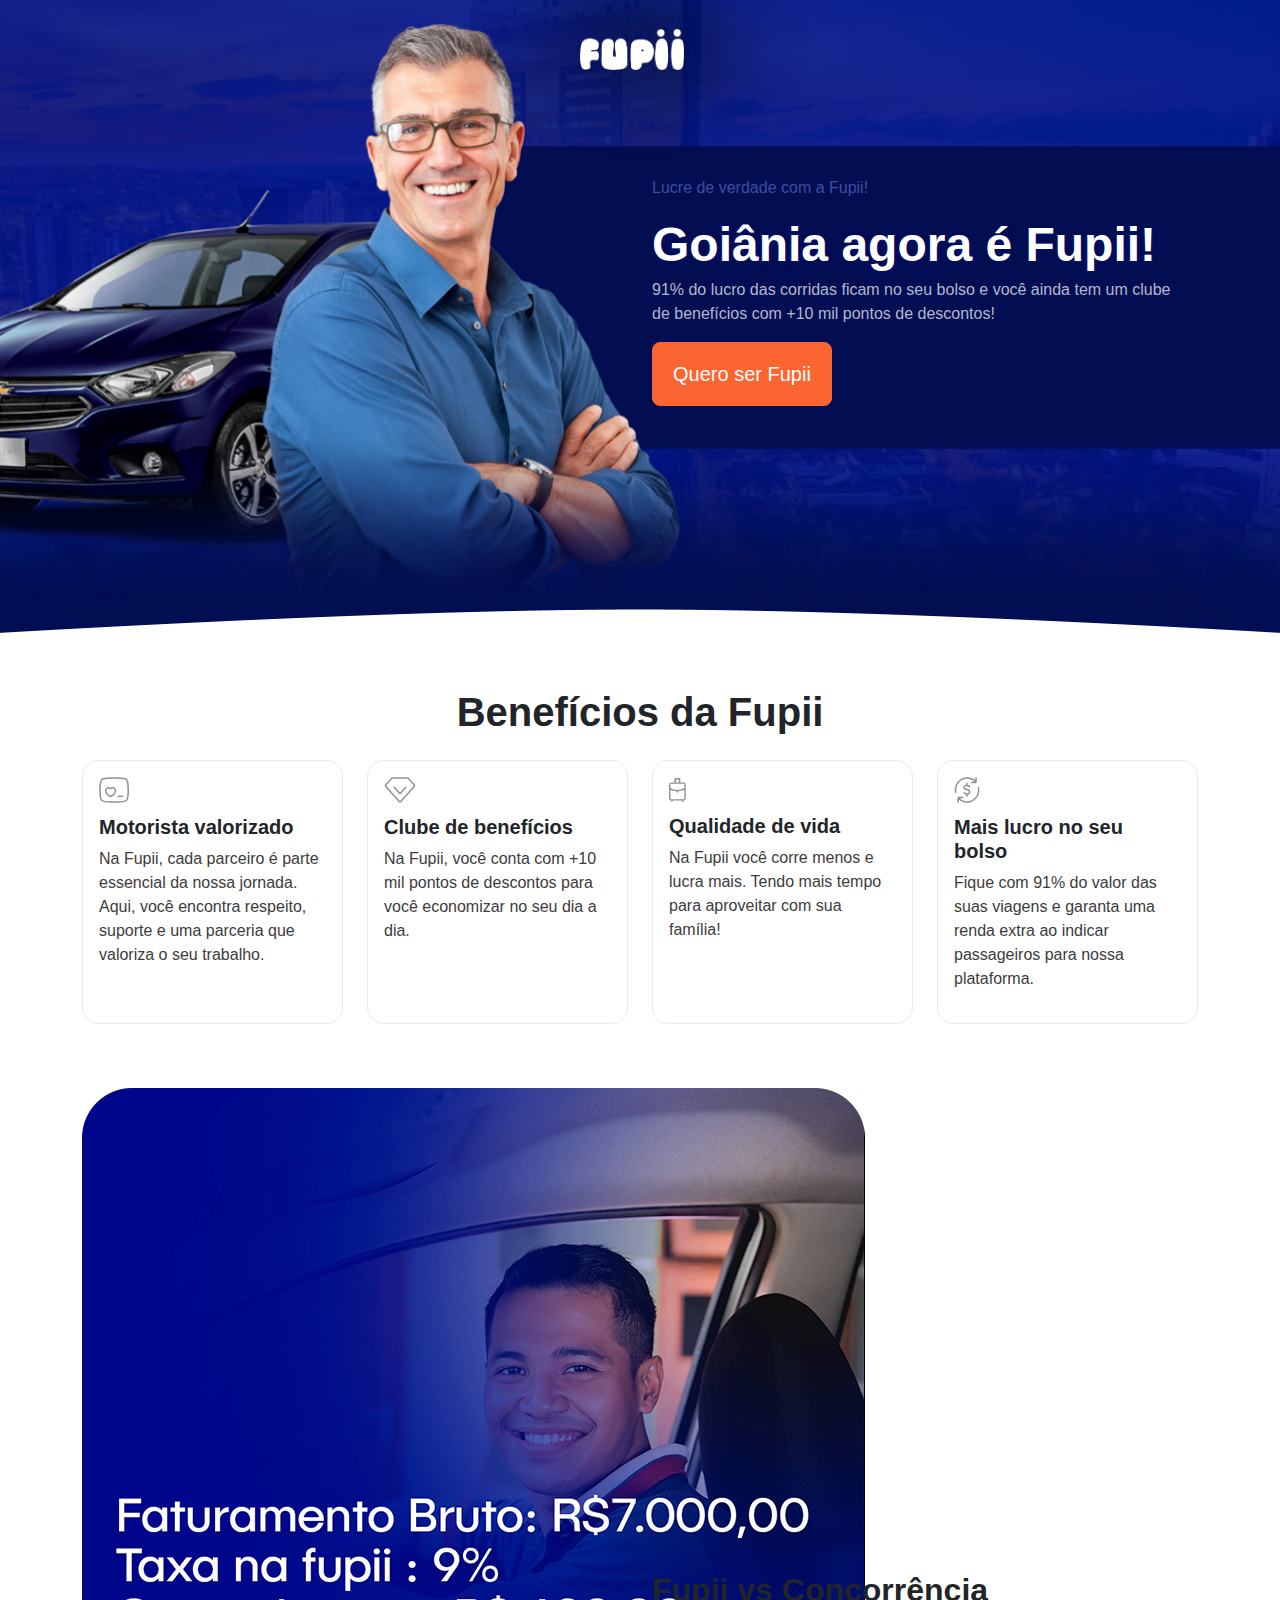
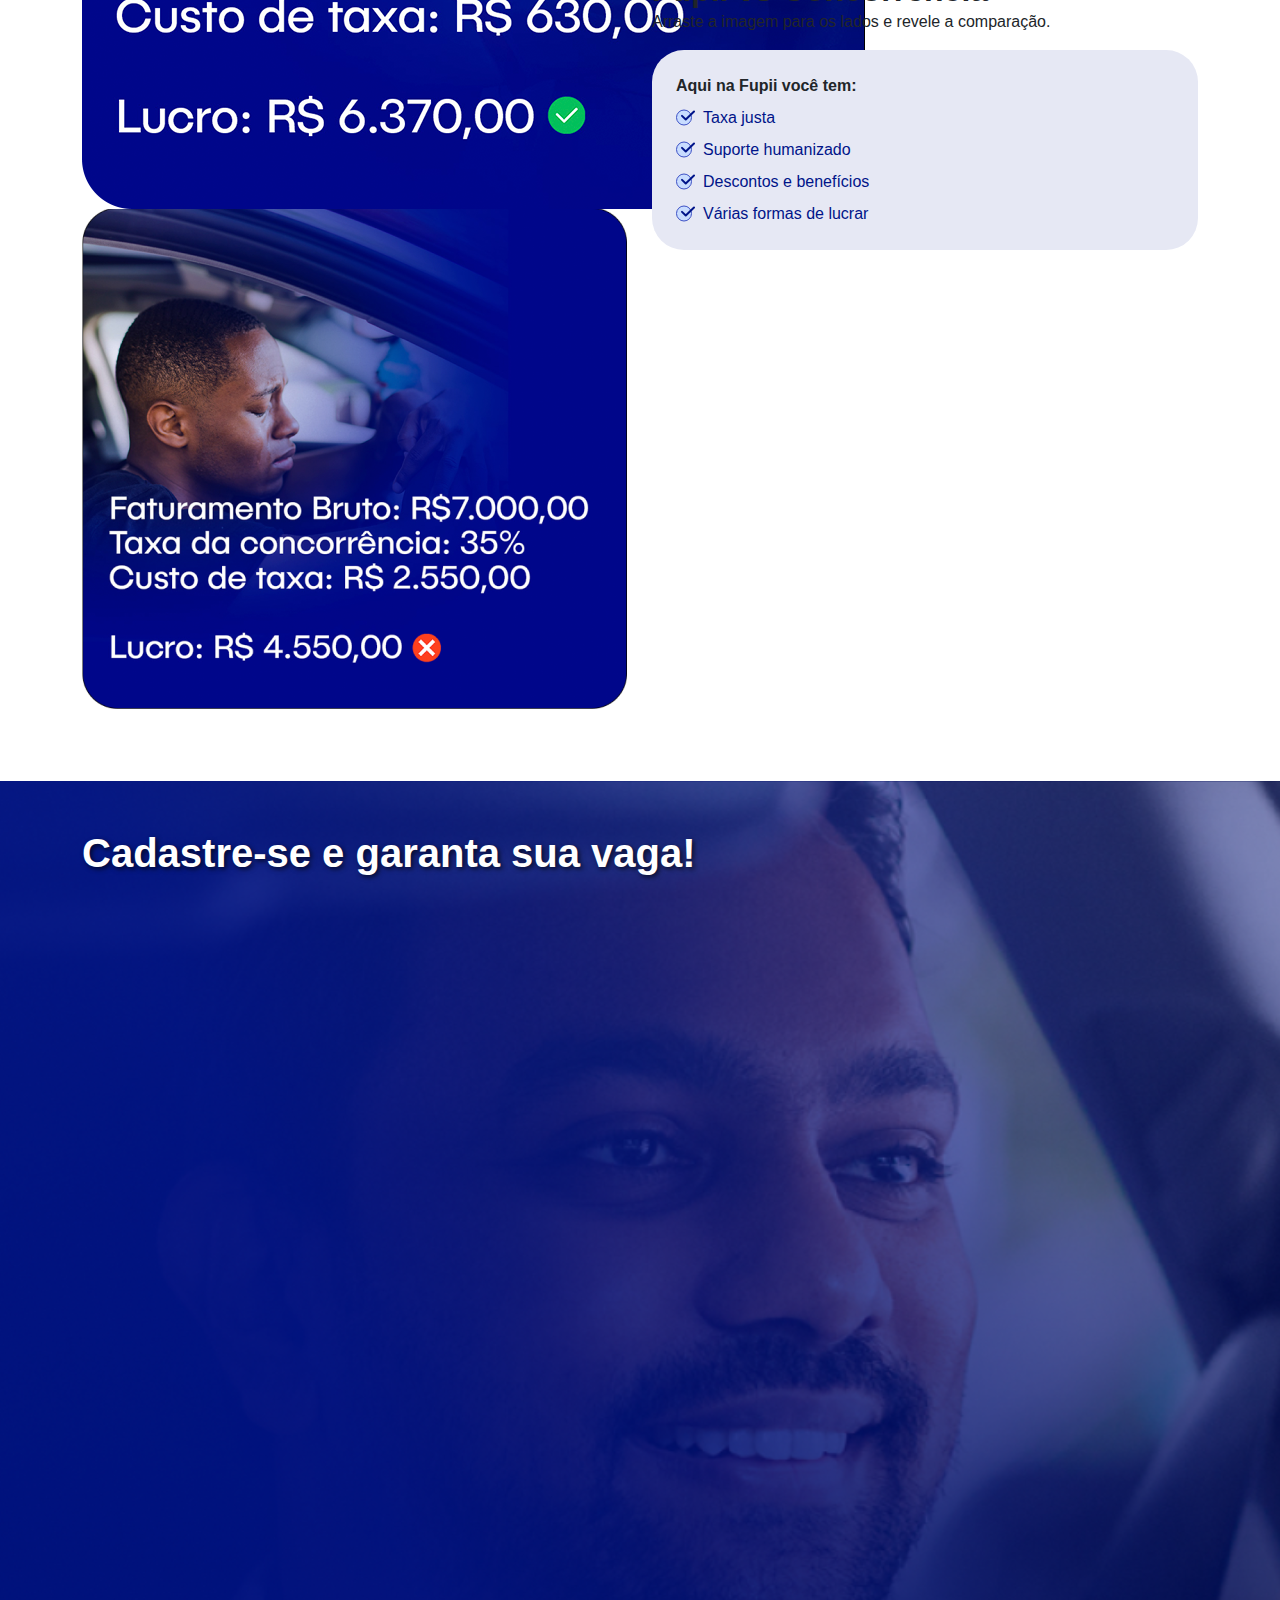
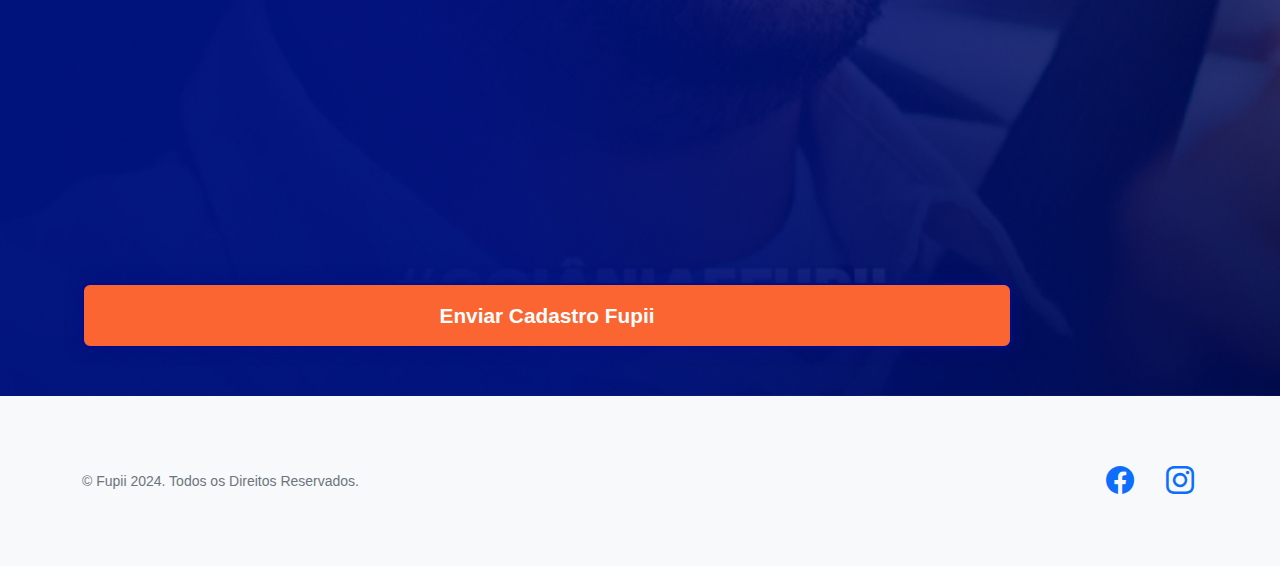
<file: index.html>
<!DOCTYPE html>
<html lang="pt-BR">
  <head>
    <meta charset="utf-8" />
    <meta
      name="viewport"
      content="width=device-width, initial-scale=1, shrink-to-fit=no"
    />
    <meta name="description" content="" />
    <meta name="author" content="" />
    <title>Fupii</title>
    <!-- Favicon-->
    <link rel="icon" type="image/x-icon" href="assets/favicon.ico" />
    <!-- Bootstrap icons-->
    <link
      href="https://cdn.jsdelivr.net/npm/bootstrap-icons@1.5.0/font/bootstrap-icons.css"
      rel="stylesheet"
      type="text/css"
    />
    <!-- Google fonts-->
    <link
      href="https://fonts.googleapis.com/css?family=Lato:300,400,700,300italic,400italic,700italic"
      rel="stylesheet"
      type="text/css"
    />
    <!-- Core theme CSS (includes Bootstrap)-->
    <link href="css/styles.css" rel="stylesheet" />

    <link
      rel="stylesheet"
      href="https://cdn.knightlab.com/libs/juxtapose/latest/css/juxtapose.css"
    />
    <script src="https://cdn.knightlab.com/libs/juxtapose/latest/js/juxtapose.min.js"></script>

    <!-- Meta Pixel-->
    <script>
      !(function (f, b, e, v, n, t, s) {
        if (f.fbq) return;
        n = f.fbq = function () {
          n.callMethod
            ? n.callMethod.apply(n, arguments)
            : n.queue.push(arguments);
        };
        if (!f._fbq) f._fbq = n;
        n.push = n;
        n.loaded = !0;
        n.version = "2.0";
        n.queue = [];
        t = b.createElement(e);
        t.async = !0;
        t.src = v;
        s = b.getElementsByTagName(e)[0];
        s.parentNode.insertBefore(t, s);
      })(
        window,
        document,
        "script",
        "https://connect.facebook.net/en_US/fbevents.js"
      );
      fbq("init", "576375664758358");
      fbq("track", "PageView");
    </script>
    <noscript
      ><img
        height="1"
        width="1"
        style="display: none"
        src="https://www.facebook.com/tr?id=576375664758358&ev=PageView&noscript=1"
    /></noscript>
    <!-- End Meta Pixel Code -->
  </head>
  <body>
    <!-- Navigation-->
    <nav
      class="navbar navbar-light absolute m-0 p-0"
      style="height: 0px; z-index: 2"
    >
      <div class="container d-flex justify-content-center">
        <a class="navbar-brand" href="#!">
          <img
            class="pt-4"
            src="./assets/logo-2.png"
            alt="Fupii Logo"
            style="width: 104px"
          />
        </a>
      </div>
    </nav>

    <!-- Masthead-->
    <header class="masthead" style="min-height: 640px">
      <div class="container">
        <div class="row" style="width: 100%; margin: 0">
          <!-- Coluna 1 para Desktop apenas -->
          <div class="col-6 d-none d-md-block" style="padding: 0">
            <div>
              <!-- Conteúdo da col1 (pode adicionar conteúdo aqui) -->
            </div>
          </div>

          <!-- Coluna 2 para Desktop e Mobile -->
          <div class="col-12 col-md-6 text-left text-white">
            <p style="color: #3f4da1">Lucre de verdade com a Fupii!</p>
            <h1 class="mb-1">Goiânia agora é Fupii!</h1>
            <p style="color: #b3b7d0">
              91% do lucro das corridas ficam no seu bolso e você ainda tem um
              clube de benefícios com +10 mil pontos de descontos!
            </p>
            <button
              class="btn btn-primary btn-lg"
              id="submitButtonMasthead"
              type="button"
              onclick="scrollToForm()"
            >
              Quero ser Fupii
            </button>
          </div>
        </div>
      </div>
    </header>

    <section class="container py-5">
      <div>
        <h1 class="text-center mb-4">Benefícios da Fupii</h1>
        <div class="row">
          <div class="col-12 col-md-6 col-lg-3 d-flex">
            <div
              class="benefit-card border p-3 rounded-4 w-100"
              style="margin-bottom: 16px"
            >
              <img
                src="/assets/img/icon-valorizado.svg"
                class="benefit-icon"
                alt=""
              />
              <h3>Motorista valorizado</h3>
              <p>
                Na Fupii, cada parceiro é parte essencial da nossa jornada.
                Aqui, você encontra respeito, suporte e uma parceria que
                valoriza o seu trabalho.
              </p>
            </div>
          </div>
          <div class="col-12 col-md-6 col-lg-3 d-flex">
            <div
              class="benefit-card border p-3 rounded-4 w-100"
              style="margin-bottom: 16px"
            >
              <img
                src="/assets/img/icon-beneficios.svg"
                class="benefit-icon"
                alt=""
              />
              <h3>Clube de benefícios</h3>
              <p>
                Na Fupii, você conta com +10 mil pontos de descontos para você
                economizar no seu dia a dia.
              </p>
            </div>
          </div>
          <div class="col-12 col-md-6 col-lg-3 d-flex">
            <div
              class="benefit-card border p-3 rounded-4 w-100"
              style="margin-bottom: 16px"
            >
              <img
                src="/assets/img/icon-qualidade.svg"
                class="benefit-icon"
                alt=""
              />
              <h3>Qualidade de vida</h3>
              <p>
                Na Fupii você corre menos e lucra mais. Tendo mais tempo para
                aproveitar com sua família!
              </p>
            </div>
          </div>
          <div class="col-12 col-md-6 col-lg-3 d-flex">
            <div
              class="benefit-card border p-3 rounded-4 w-100"
              style="margin-bottom: 16px"
            >
              <img
                src="/assets/img/icon-lucro.svg"
                class="benefit-icon"
                alt=""
              />
              <h3>Mais lucro no seu bolso</h3>
              <p>
                Fique com 91% do valor das suas viagens e garanta uma renda
                extra ao indicar passageiros para nossa plataforma.
              </p>
            </div>
          </div>
        </div>
      </div>
    </section>

    <!-- Seção de Comparação de Imagens -->
    <section class="container mb-5">
      <div class="row align-items-center">
        <!-- Coluna de Imagem (à esquerda no desktop) -->
        <div
          class="col-12 col-md-6 order-md-1 d-flex justify-content-center mb-4"
        >
          <div class="juxtapose" style="width: 100% !important">
            <img
              src="/assets/img/comp1.png"
              data-label="Fupii"
              alt="Imagem Antes"
            />
            <img
              src="/assets/img/comp2.png"
              data-label="Concorrente"
              alt="Imagem Depois"
            />
          </div>
        </div>

        <!-- Coluna de Texto (à direita no desktop) -->
        <div class="col-12 col-md-6 order-md-2 text-center text-md-start">
          <h2 class="mb-0">Fupii vs Concorrência</h2>
          <p>Arraste a imagem para os lados e revele a comparação.</p>

          <div
            class="d-flex flex-column align-items-center align-items-md-start gap-2 p-4 rounded-5"
            style="background-color: #e6e8f4"
          >
            <p class="mb-0" style="font-weight: 600">Aqui na Fupii você tem:</p>
            <span class="d-inline-flex align-items-center gap-2">
              <img class="mr-2" src="assets/img/icon-check.svg" alt="" />
              <p class="mb-0" style="color: #001489">Taxa justa</p>
            </span>
            <span class="d-inline-flex align-items-center gap-2">
              <img class="mr-2" src="assets/img/icon-check.svg" alt="" />
              <p class="mb-0" style="color: #001489">Suporte humanizado</p>
            </span>
            <span class="d-inline-flex align-items-center gap-2">
              <img class="mr-2" src="assets/img/icon-check.svg" alt="" />
              <p class="mb-0" style="color: #001489">Descontos e benefícios</p>
            </span>
            <span class="d-inline-flex align-items-center gap-2">
              <img class="mr-2" src="assets/img/icon-check.svg" alt="" />
              <p class="mb-0" style="color: #001489">Várias formas de lucrar</p>
            </span>
          </div>
        </div>
      </div>
    </section>

    <!-- jQuery, Bootstrap JS e Juxtapose JS -->
    <script src="//cdnjs.cloudflare.com/ajax/libs/jquery/3.2.1/jquery.min.js"></script>
    <script src="//maxcdn.bootstrapcdn.com/bootstrap/4.1.1/js/bootstrap.min.js"></script>
    <script src="https://cdn.knightlab.com/libs/juxtapose/latest/js/juxtapose.min.js"></script>

    <!-- Inicialização do Juxtapose -->
    <script>
      document.addEventListener("DOMContentLoaded", function () {
        juxtapose.scanPage();
      });
    </script>

    <!-- Cadastro Parceiro -->
    <section
      id="cadastro-parceiro"
      class="py-5 text-white"
      data-aos="fade-up"
      data-aos-duration="1000"
    >
      <div class="container">
        <div class="justify-content-center">
          <div class="col-lg-10">
            <h2 class="mb-4">Cadastre-se e garanta sua vaga!</h2>

            <!-- Formulário de Cadastro -->
            <form
              class="form-cadastro"
              id="cadastroForm"
              action="save_motorista.php"
              method="POST"
              novalidate
            >
              <!-- 1. Informações Básicas -->
              <div class="mb-4">
                <label for="nome" class="form-label">Nome</label>
                <div class="input-group">
                  <input
                    class="form-control form-control-lg"
                    id="nome"
                    name="nome"
                    type="text"
                    placeholder="Seu nome completo"
                    required
                  />
                </div>
                <div class="invalid-feedback">O nome é obrigatório.</div>
              </div>

              <div class="mb-4">
                <label for="whatsapp" class="form-label">WhatsApp</label>
                <div class="input-group">
                  <input
                    class="form-control form-control-lg"
                    id="whatsapp"
                    name="whatsapp"
                    type="tel"
                    pattern="\d{10,11}"
                    placeholder="Seu número de WhatsApp"
                    required
                  />
                </div>
                <div class="invalid-feedback">
                  O WhatsApp é obrigatório e deve conter 10 ou 11 dígitos.
                </div>
              </div>

              <div class="mb-4">
                <label for="modelo-veiculo" class="form-label"
                  >Modelo do carro</label
                >
                <div class="input-group">
                  <input
                    class="form-control form-control-lg"
                    id="modelo-veiculo"
                    name="modelo"
                    type="text"
                    placeholder="Modelo do seu carro"
                    required
                  />
                </div>
                <div class="invalid-feedback">
                  O modelo do carro é obrigatório.
                </div>
              </div>

              <div class="mb-4">
                <label for="ano-veiculo" class="form-label"
                  >Ano do carro (mínimo 2015)</label
                >
                <div class="input-group">
                  <input
                    class="form-control form-control-lg"
                    id="ano-veiculo"
                    name="ano"
                    type="number"
                    placeholder="Ano de fabricação"
                    min="2015"
                    required
                  />
                </div>
                <div class="invalid-feedback">
                  O ano do veículo deve ser 2015 ou superior.
                </div>
              </div>

              <!-- Perguntas de Qualificação -->
              <div class="mb-4">
                <label class="form-label"
                  >Você já tem experiência como motorista de aplicativo?</label
                >
                <div class="form-check">
                  <input
                    class="form-check-input"
                    type="radio"
                    name="experiencia"
                    id="experiencia-sim"
                    value="Sim"
                    required
                  />
                  <label class="form-check-label" for="experiencia-sim"
                    >Sim</label
                  >
                </div>
                <div class="form-check">
                  <input
                    class="form-check-input"
                    type="radio"
                    name="experiencia"
                    id="experiencia-nao"
                    value="Não"
                    required
                  />
                  <label class="form-check-label" for="experiencia-nao"
                    >Não</label
                  >
                </div>
                <div class="invalid-feedback">
                  Por favor, selecione uma opção.
                </div>
              </div>

              <div class="mb-4">
                <label class="form-label"
                  >Possui veículo próprio ou alugado?</label
                >
                <div class="form-check">
                  <input
                    class="form-check-input"
                    type="radio"
                    name="proprio"
                    id="veiculo-proprio"
                    value="Próprio"
                    required
                  />
                  <label class="form-check-label" for="veiculo-proprio"
                    >Próprio</label
                  >
                </div>
                <div class="form-check">
                  <input
                    class="form-check-input"
                    type="radio"
                    name="proprio"
                    id="veiculo-alugado"
                    value="Alugado"
                    required
                  />
                  <label class="form-check-label" for="veiculo-alugado"
                    >Alugado</label
                  >
                </div>
                <div class="invalid-feedback">
                  Por favor, selecione uma opção.
                </div>
              </div>

              <!-- 3. Termos e Concordância -->
              <div class="mb-4">
                <h5>Você concorda com os requisitos da Fupii?</h5>
                <div class="card p-3">
                  <ul class="list-unstyled ms-3 mb-0">
                    <li class="mb-2">
                      <i class="bi bi-check-circle me-2"></i> Cumprir as normas
                      de trânsito
                    </li>
                    <li class="mb-2">
                      <i class="bi bi-check-circle me-2"></i> Realizar vistoria
                      gratuita do seu veículo em nossa sede
                    </li>
                    <li class="mb-2">
                      <i class="bi bi-check-circle me-2"></i> Apresentar-se bem
                      para o trabalho
                    </li>
                    <li class="mb-2">
                      <i class="bi bi-check-circle me-2"></i> Prestar um bom
                      atendimento para ganhar prêmios
                    </li>
                    <li class="mb-2">
                      <i class="bi bi-check-circle me-2"></i> Realizar
                      treinamento online
                    </li>
                  </ul>
                </div>

                <div class="form-check mt-3">
                  <input
                    class="form-check-input"
                    type="checkbox"
                    id="concorda-requisitos"
                    name="concorda_requisitos"
                    required
                  />
                  <label class="form-check-label" for="concorda-requisitos"
                    >Concordo com os requisitos da Fupii.</label
                  >
                </div>
                <div class="invalid-feedback text-white">
                  Você deve concordar com os requisitos para prosseguir.
                </div>
              </div>

              <!-- Botão de Envio -->
              <div class="text-center">
                <button
                  class="btn-glow w-100"
                  id="submitButtonForm"
                  type="submit"
                >
                  Enviar Cadastro Fupii
                </button>
              </div>
            </form>
          </div>
        </div>
      </div>
    </section>

    <!-- Script JavaScript para Envio AJAX e Validação -->
    <script>
      // Função para validação e envio do formulário
      function submitForm(event) {
        event.preventDefault(); // Impede o envio padrão do formulário

        const button = document.getElementById("submitButtonForm");
        const form = document.getElementById("cadastroForm");

        // Verifica a validação do formulário
        if (!form.checkValidity()) {
          form.classList.add("was-validated");
          return;
        }

        // Define o estado de carregamento do botão
        button.innerHTML =
          '<span class="spinner-border spinner-border-sm me-2" role="status" aria-hidden="true"></span> Enviando...';
        button.disabled = true;

        const formData = new FormData(form);

        // Envia os dados para o servidor PHP para salvar no banco de dados
        fetch("save_motorista.php", {
          method: "POST",
          body: formData,
        })
          .then((response) => response.text())
          .then((result) => {
            if (result.includes("Cadastro realizado com sucesso!")) {
              window.location.href = "/sucess.html";
              // Configura os dados para o envio de SMS via API do SendPulse
              const data = {
                email: `dev@fupii.com.br`,
                phone: `+${formData.get("whatsapp")}`,
                first_name: formData.get("nome").split(" ")[0], // Primeiro nome
              };

              // Envia os dados para a API do SendPulse para enviar a mensagem de boas-vindas via SMS
              fetch(
                "https://events.sendpulse.com/events/id/afb6453b7927436f9a1fa30b2752d5ef/8869603",
                {
                  method: "POST",
                  headers: {
                    "Content-Type": "application/json",
                  },
                  body: JSON.stringify(data),
                }
              )
                .then((sendPulseResponse) => sendPulseResponse.json())
                .then((sendPulseResult) => {
                  if (
                    sendPulseResult.result === "true" ||
                    sendPulseResult.result === true
                  ) {
                    button.innerHTML = "Cadastro realizado com sucesso!";
                    button.classList.replace("btn-primary", "btn-success");

                    // Adiciona links para baixar o aplicativo
                    const appLinks = document.createElement("div");
                    appLinks.innerHTML = `
                  <div class="mt-4 d-flex justify-content-center gap-2">
                    <a href="https://apps.apple.com/br/app/fupii-motorista/id6502373273?l=en-GB" target="_blank" class="btn btn-dark d-flex align-items-center">
                      <svg xmlns="http://www.w3.org/2000/svg" width="16" height="16" fill="currentColor" class="bi bi-apple me-2" viewBox="0 0 16 16">
                        <path d="M11.182.008C11.148-.03 9.923.023 8.857 1.18c-1.066 1.156-.902 2.482-.878 2.516s1.52.087 2.475-1.258.762-2.391.728-2.43m3.314 11.733c-.048-.096-2.325-1.234-2.113-3.422s1.675-2.789 1.698-2.854-.597-.79-1.254-1.157a3.7 3.7 0 0 0-1.563-.434c-.108-.003-.483-.095-1.254.116-.508.139-1.653.589-1.968.607-.316.018-1.256-.522-2.267-.665-.647-.125-1.333.131-1.824.328-.49.196-1.422.754-2.074 2.237-.652 1.482-.311 3.83-.067 4.56s.625 1.924 1.273 2.796c.576.984 1.34 1.667 1.659 1.899s1.219.386 1.843.067c.502-.308 1.408-.485 1.766-.472.357.013 1.061.154 1.782.539.571.197 1.111.115 1.652-.105.541-.221 1.324-1.059 2.238-2.758q.52-1.185.473-1.282"/>
                      </svg>
                      Baixar na App Store
                    </a>
                    <a href="https://play.google.com/store/apps/details?id=com.fupii.motorista&hl=pt" target="_blank" class="btn btn-dark d-flex align-items-center">
                      <svg xmlns="http://www.w3.org/2000/svg" width="16" height="16" fill="currentColor" class="bi bi-android2 me-2" viewBox="0 0 16 16">
                        <path d="m10.213 1.471.691-1.26q.069-.124-.048-.192-.128-.057-.195.058l-.7 1.27A4.8 4.8 0 0 0 8.005.941q-1.032 0-1.956.404l-.7-1.27Q5.281-.037 5.154.02q-.117.069-.049.193l.691 1.259a4.25 4.25 0 0 0-1.673 1.476A3.7 3.7 0 0 0 3.5 5.02h9q0-1.125-.623-2.072a4.27 4.27 0 0 0-1.664-1.476ZM6.22 3.303a.37.37 0 0 1-.267.11.35.35 0 0 1-.263-.11.37.37 0 0 1-.107-.264.37.37 0 0 1 .107-.265.35.35 0 0 1 .263-.11q.155 0 .267.11a.36.36 0 0 1 .112.265.36.36 0 0 1-.112.264m4.101 0a.35.35 0 0 1-.262.11.37.37 0 0 1-.268-.11.36.36 0 0 1-.112-.264q0-.154.112-.265a.37.37 0 0 1 .268-.11q.155 0 .262.11a.37.37 0 0 1 .107.265q0 .153-.107.264M3.5 11.77q0 .441.311.75.311.306.76.307h.758l.01 2.182q0 .414.292.703a.96.96 0 0 0 .7.288.97.97 0 0 0 .71-.288.95.95 0 0 0 .292-.703v-2.182h1.343v2.182q0 .414.292.703a.97.97 0 0 0 .71.288.97.97 0 0 0 .71-.288.95.95 0 0 0 .292-.703v-2.182h.76q.436 0 .749-.308.31-.307.311-.75V5.365h-9zm10.495-6.587a.98.98 0 0 0-.702.278.9.9 0 0 0-.293.685v4.063q0 .406.293.69a.97.97 0 0 0 .702.284q.42 0 .712-.284a.92.92 0 0 0 .293-.69V6.146a.9.9 0 0 0-.293-.685 1 1 0 0 0-.712-.278m-12.702.283a1 1 0 0 1 .712-.283q.41 0 .702.283a.9.9 0 0 1 .293.68v4.063a.93.93 0 0 1-.288.69.97.97 0 0 1-.707.284 1 1 0 0 1-.712-.284.92.92 0 0 1-.293-.69V6.146q0-.396.293-.68"/>
                      </svg>
                      Baixar no Google Play
                    </a>
                  </div>
                `;
                    button.parentNode.appendChild(appLinks);
                  } else {
                    showErrorState(button);
                  }
                })
                .catch((error) => {
                  console.error("Erro ao enviar para SendPulse:", error);
                  showErrorState(button);
                });
            } else {
              showErrorState(button);
            }
          })
          .catch((error) => {
            console.error("Erro ao salvar os dados no banco:", error);
            showErrorState(button);
          });
      }

      // Função para exibir o estado de erro e resetar após 5 segundos
      function showErrorState(button) {
        button.innerHTML = "Erro ao enviar. Tente novamente.";
        button.classList.replace("btn-primary", "btn-danger");
        button.disabled = false;

        // Volta ao estado inicial após 5 segundos
        setTimeout(() => {
          button.innerHTML = "Quero Fazer Parte da Fupii!";
          button.classList.replace("btn-danger", "btn-primary");
        }, 3000);
      }

      // Event Listener para o DOMContentLoaded
      document.addEventListener("DOMContentLoaded", function () {
        // Adicionar event listener para o botão de envio do formulário
        const submitButton = document.getElementById("submitButtonForm");
        if (submitButton) {
          submitButton.addEventListener("click", submitForm);
        }
      });
    </script>
    <!-- Footer-->
    <footer class="footer bg-light">
      <div class="container">
        <div class="row">
          <div class="col-lg-6 h-100 text-center text-lg-start my-auto">
            <p class="text-muted small mb-4 mb-lg-0">
              &copy; Fupii 2024. Todos os Direitos Reservados.
            </p>
          </div>
          <div class="col-lg-6 h-100 text-center text-lg-end my-auto">
            <ul class="list-inline mb-0">
              <li class="list-inline-item me-4">
                <a
                  href="https://www.facebook.com/profile.php?id=61555023047049"
                  target="_blank"
                  class="text-decoration-none"
                >
                  <i class="bi bi-facebook fs-3 me-1"></i>
                </a>
              </li>
              <li class="list-inline-item">
                <a
                  href="https://www.instagram.com/fupiiapp"
                  target="_blank"
                  class="text-decoration-none"
                >
                  <i class="bi bi-instagram fs-3 me-1"></i>
                </a>
              </li>
            </ul>
          </div>
        </div>
      </div>
    </footer>

    <!-- Bootstrap core JS-->
    <script src="https://cdn.jsdelivr.net/npm/bootstrap@5.2.3/dist/js/bootstrap.bundle.min.js"></script>
    <!-- Core theme JS-->
    <script src="js/scripts.js"></script>
    <!-- SB Forms JS -->
    <script src="https://cdn.startbootstrap.com/sb-forms-latest.js"></script>
    <!-- Custom JS to Scroll to Form -->
    <script>
      function scrollToForm() {
        document
          .getElementById("cadastro-parceiro")
          .scrollIntoView({ behavior: "smooth" });
      }
    </script>
  </body>
</html>
</file>
